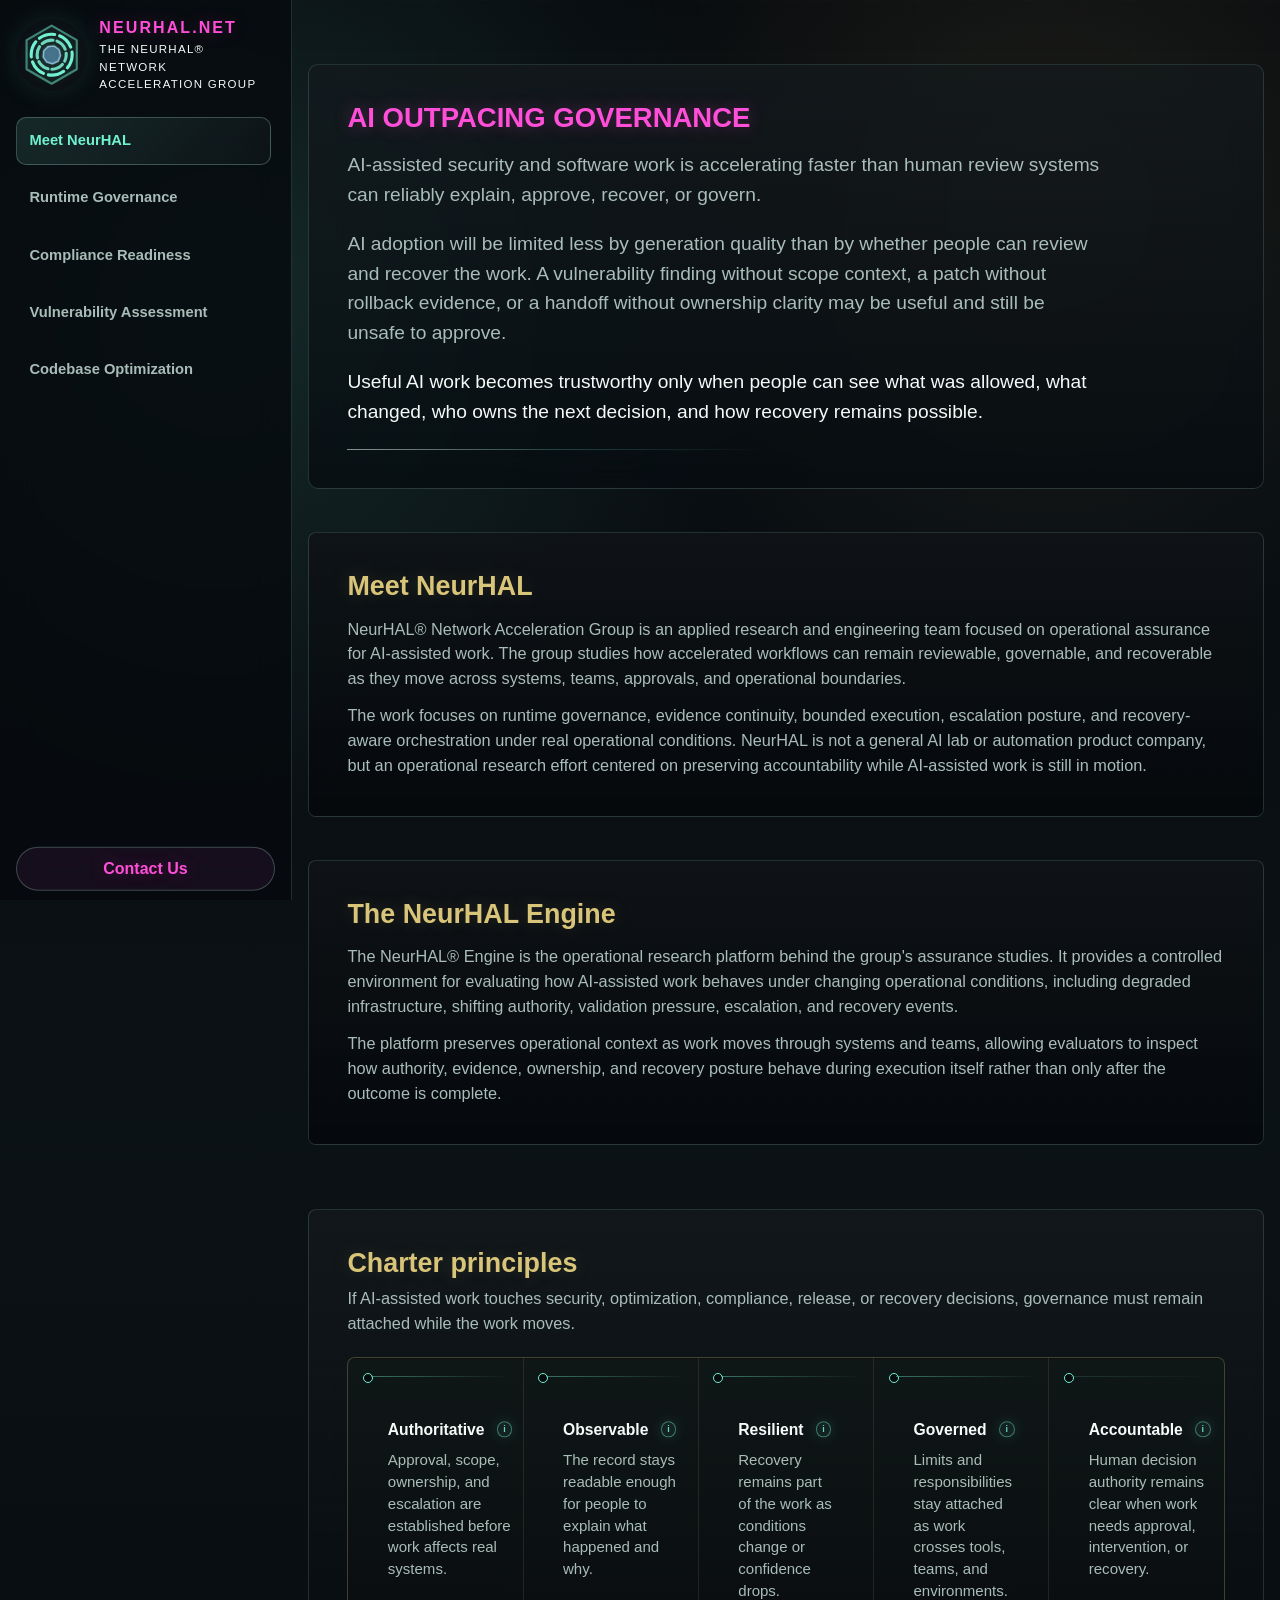
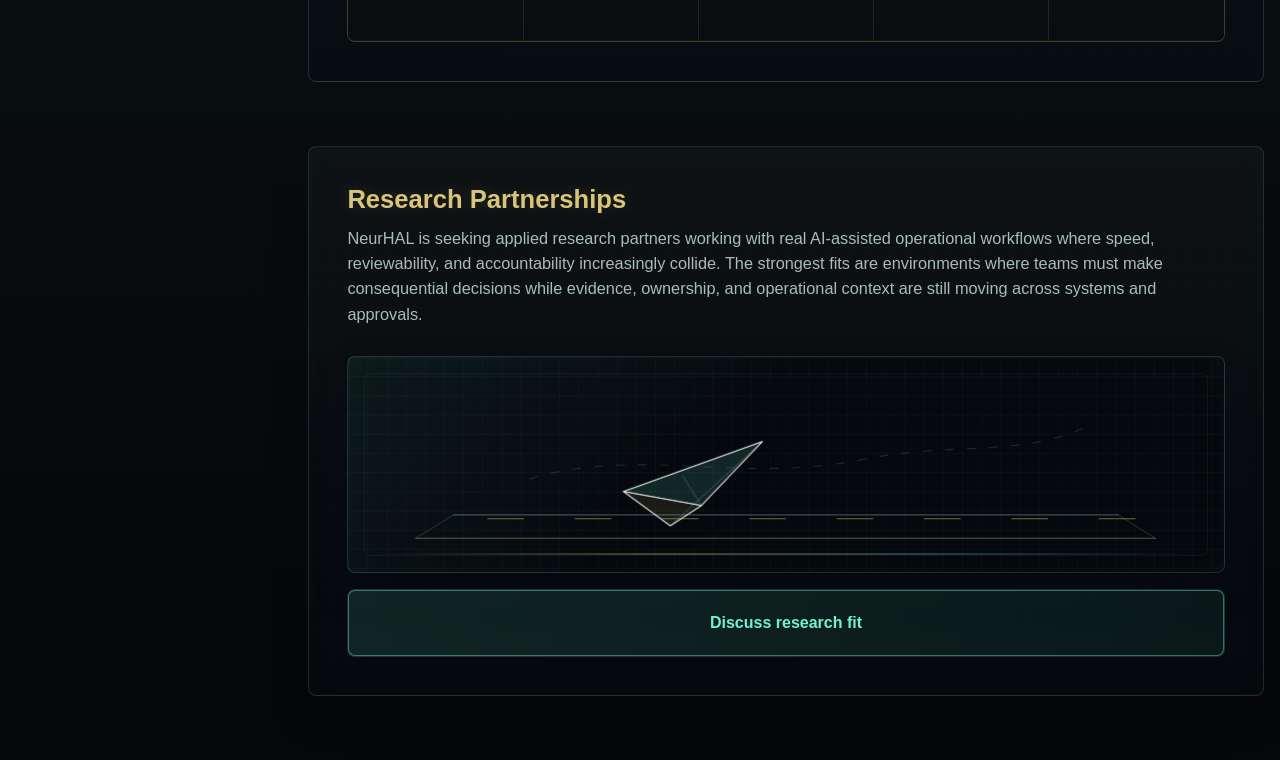
<file: index.html>
<!doctype html>
<html lang="en">
  <head>
    <meta charset="utf-8">
    <meta name="viewport" content="width=device-width, initial-scale=1">
    <meta name="description" content="Applied research on runtime assurance infrastructure for AI-assisted workflows: bounded execution, evidence continuity, authority boundaries, operational reviewability, and recovery-aware orchestration.">
    <meta name="application-name" content="NeurHAL">
    <meta name="color-scheme" content="dark">
    <meta name="format-detection" content="telephone=no">
    <meta name="referrer" content="no-referrer">
    <meta name="robots" content="index,follow">
    <meta name="theme-color" content="#06090d">
    <meta property="og:description" content="A small senior applied research and engineering group studying operational assurance infrastructure for AI-assisted workflows.">
    <meta property="og:site_name" content="NeurHAL.NET">
    <meta property="og:title" content="NeurHAL | Operational Assurance Research">
    <meta property="og:type" content="website">
    <title>NeurHAL | Operational Assurance Research</title>
    <link rel="stylesheet" href="styles.css">
  </head>
  <body>
    <header class="site-rail">
      <a class="brand" href="#meet" data-route="meet" aria-label="Meet NeurHAL">
        <span class="brand-hexring" aria-hidden="true">
          <svg viewBox="-4 -4 108 108" role="img" focusable="false">
            <defs>
              <linearGradient id="brand-hexring-a" x1="15" y1="12" x2="86" y2="88">
                <stop offset="0%" stop-color="#70f2d2"></stop>
                <stop offset="52%" stop-color="#d9c579"></stop>
                <stop offset="100%" stop-color="#8ea7ff"></stop>
              </linearGradient>
              <linearGradient id="brand-hexring-b" x1="82" y1="14" x2="18" y2="86">
                <stop offset="0%" stop-color="#f4fbf8"></stop>
                <stop offset="51%" stop-color="#70f2d2"></stop>
                <stop offset="100%" stop-color="#d9c579"></stop>
              </linearGradient>
            </defs>
            <path class="hexring-shell" d="M88 28 88 72 50 94 12 72 12 28 50 6Z"></path>
            <circle class="hexring-ring hexring-ring-a" cx="50" cy="50" r="31"></circle>
            <circle class="hexring-ring hexring-ring-b" cx="50" cy="50" r="22"></circle>
            <g class="hexring-nucleus-spin">
              <path class="hexring-nucleus" d="M50 35.8 57.8 39.8 63.4 46.7 62.2 55.2 55.9 62.1 47.6 63.4 39.8 59.5 35.5 51.6 37.4 43.2 43.1 37.3Z"></path>
            </g>
          </svg>
        </span>
        <span>
          <strong>NeurHAL.NET</strong>
          <small>The NeurHAL&reg; Network<br>Acceleration Group</small>
        </span>
      </a>
      <nav class="site-nav" aria-label="Primary navigation">
        <a href="#meet" data-route="meet">Meet NeurHAL</a>
        <a href="#trustworthy" data-route="trustworthy">Runtime Governance</a>
        <a href="#compliance" data-route="compliance">Compliance Readiness</a>
        <a href="#sentinel" data-route="sentinel">Vulnerability Assessment</a>
        <a href="#codebase" data-route="codebase">Codebase Optimization</a>
      </nav>
      <label class="mobile-route-picker" aria-label="Choose page">
        <select id="mobile-route-select">
          <option value="meet">Meet NeurHAL</option>
          <option value="trustworthy">Runtime Governance</option>
          <option value="compliance">Compliance Readiness</option>
          <option value="sentinel">Vulnerability Assessment</option>
          <option value="codebase">Codebase Optimization</option>
          <option value="contact">Contact Us</option>
        </select>
      </label>
      <button class="header-cta" id="research-contact-trigger" type="button" aria-haspopup="dialog" aria-controls="research-contact-modal">Contact Us</button>
    </header>

    <main class="site-main" id="page-host" aria-live="polite">
      <noscript>
        <section class="page is-active">
          <section class="page-hero">
            <h1 class="eyebrow">NeurHAL.NET</h1>
            <p>This site uses lightweight hash navigation. Enable JavaScript to load the research pages.</p>
          </section>
        </section>
      </noscript>
    </main>

    <section class="modal-backdrop" id="research-contact-modal" role="dialog" aria-modal="true" aria-labelledby="research-contact-title" aria-describedby="research-contact-description" hidden>
      <div class="contact-modal-panel">
        <div class="contact-modal-header">
          <h2 class="eyebrow" id="research-contact-title">Contact us</h2>
          <button class="modal-close" type="button" aria-label="Close contact form" data-contact-close></button>
        </div>
        <p id="research-contact-description">
          Request a study brief, artifact review, grant alignment discussion, bounded workflow evaluation, or
          runtime assurance collaboration. The form prepares an email draft with enough context to route the inquiry
          by study fit, artifact maturity, partner type, and evaluation focus.
        </p>
        <form class="contact-form" id="research-contact-form">
          <label>
            <span>Name</span>
            <input name="name" autocomplete="name" maxlength="120" required>
          </label>
          <label>
            <span>Work email</span>
            <input name="email" type="email" autocomplete="email" maxlength="254" required>
          </label>
          <label>
            <span>Organization</span>
            <input name="organization" autocomplete="organization" maxlength="160">
          </label>
          <label>
            <span>Role / title</span>
            <input name="role" autocomplete="organization-title" maxlength="120">
          </label>
          <label class="form-wide">
            <span>Inquiry focus</span>
            <select name="interest">
              <option>Study brief</option>
              <option>Artifact review</option>
              <option>Grant alignment</option>
              <option>Workflow evaluation</option>
              <option>Research partnership</option>
              <option>Infrastructure or compute support</option>
            </select>
          </label>
          <label class="form-wide">
            <span>What would you like to review?</span>
            <textarea
              name="message"
              rows="5"
              maxlength="1800"
              placeholder="Briefly describe the workflow, study question, artifact review, grant program, or evaluation fit you want to discuss."
              required
            ></textarea>
            <small class="field-guidance">Limit 1,800 characters. Keep the initial inquiry high-level; detailed materials can follow after initial contact.</small>
          </label>
          <div class="cta-row">
            <button class="button primary" type="submit">Open study inquiry draft</button>
            <button class="button secondary" type="button" data-contact-close>Cancel</button>
            <div class="privacy-disclosure">
              <button
                class="privacy-trigger"
                type="button"
                aria-expanded="false"
                aria-controls="contact-privacy-panel"
                data-privacy-trigger
              >Data privacy</button>
              <div class="privacy-popover" id="contact-privacy-panel" role="note" data-privacy-panel hidden>
                <h3>Security and privacy disclosure</h3>
                <p>
                  This website is a static public site. The contact form does not submit to a NeurHAL server, set
                  cookies, use analytics, call a remote form endpoint, or store inquiry data in browser storage.
                </p>
                <p>
                  When you select <strong>Open study inquiry draft</strong>, the page creates a mailto draft in your
                  email client using the fields you entered. You can review, edit, or discard that draft before sending.
                  Email delivery, retention, scanning, and metadata are then handled by your email provider, any
                  intermediate mail systems, and the receiving mailbox.
                </p>
                <ul>
                  <li>Do not include passwords, API keys, private keys, tokens, seed phrases, credentials, or production secrets.</li>
                  <li>Do not include exploit code, live vulnerability details, customer records, regulated data, export-controlled material, or confidential architecture diagrams in the initial inquiry.</li>
                  <li>Use the form for high-level routing only: organization, role, inquiry focus, and a brief non-sensitive summary.</li>
                  <li>Detailed materials should move through an agreed review channel with appropriate authorization, confidentiality terms, and handling expectations.</li>
                </ul>
                <p>
                  Normal hosting infrastructure may still receive ordinary request metadata when this page is loaded.
                  Once an email is sent, message handling moves outside the website's control.
                </p>
              </div>
            </div>
          </div>
        </form>
      </div>
    </section>

    <script src="app.js" defer></script>
  </body>
</html>
</file>
